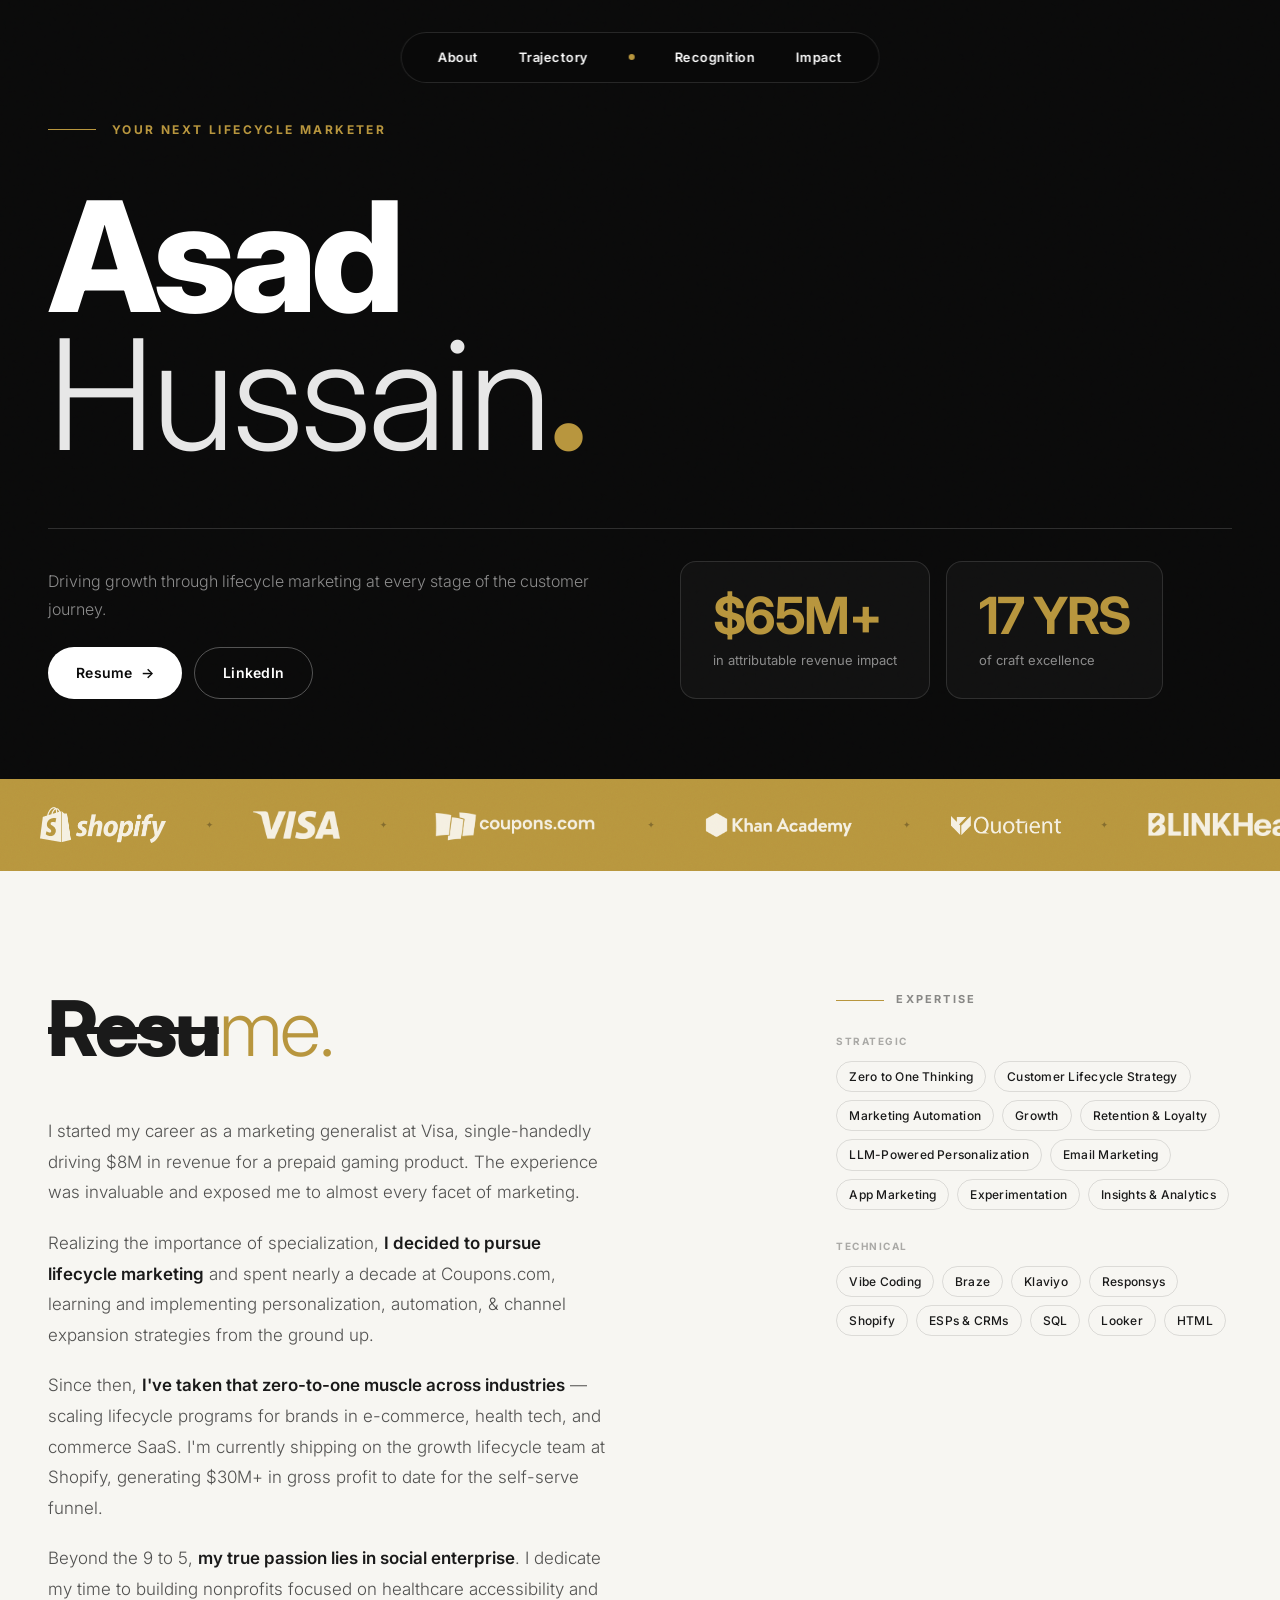
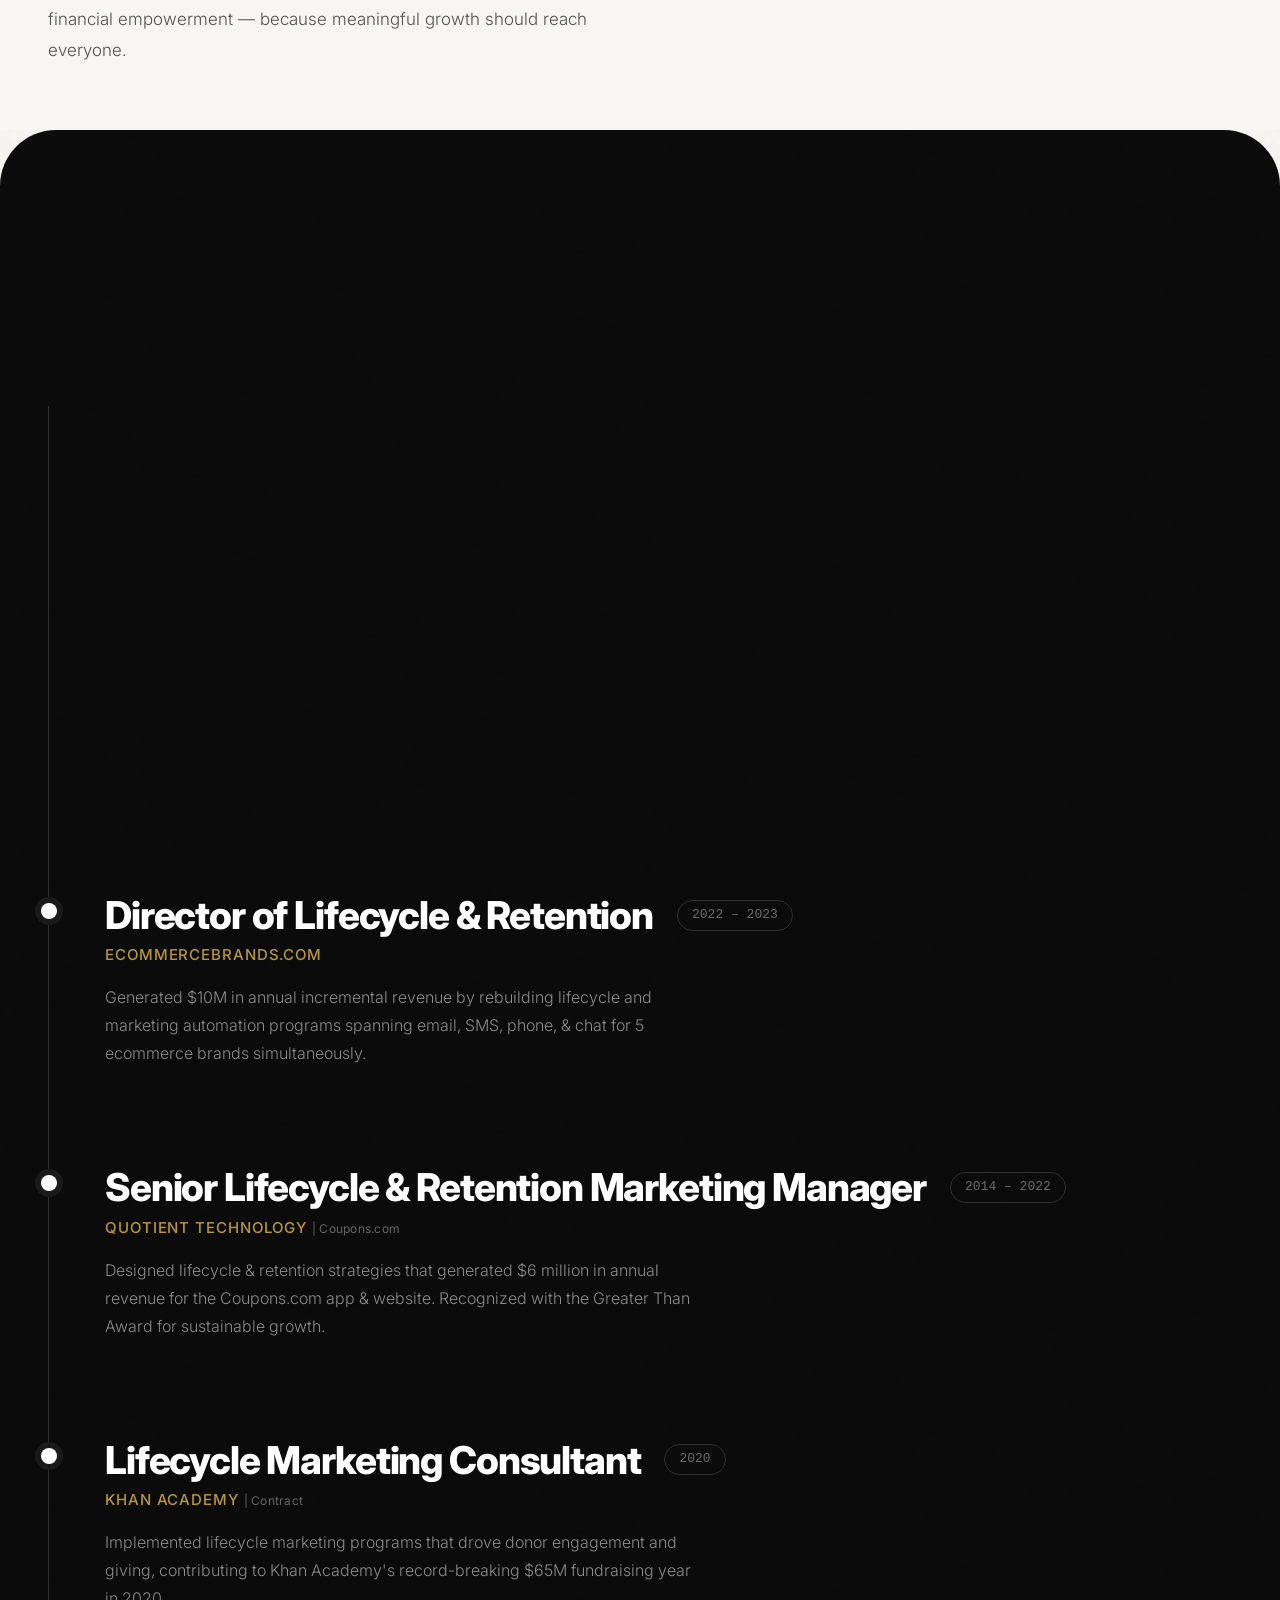
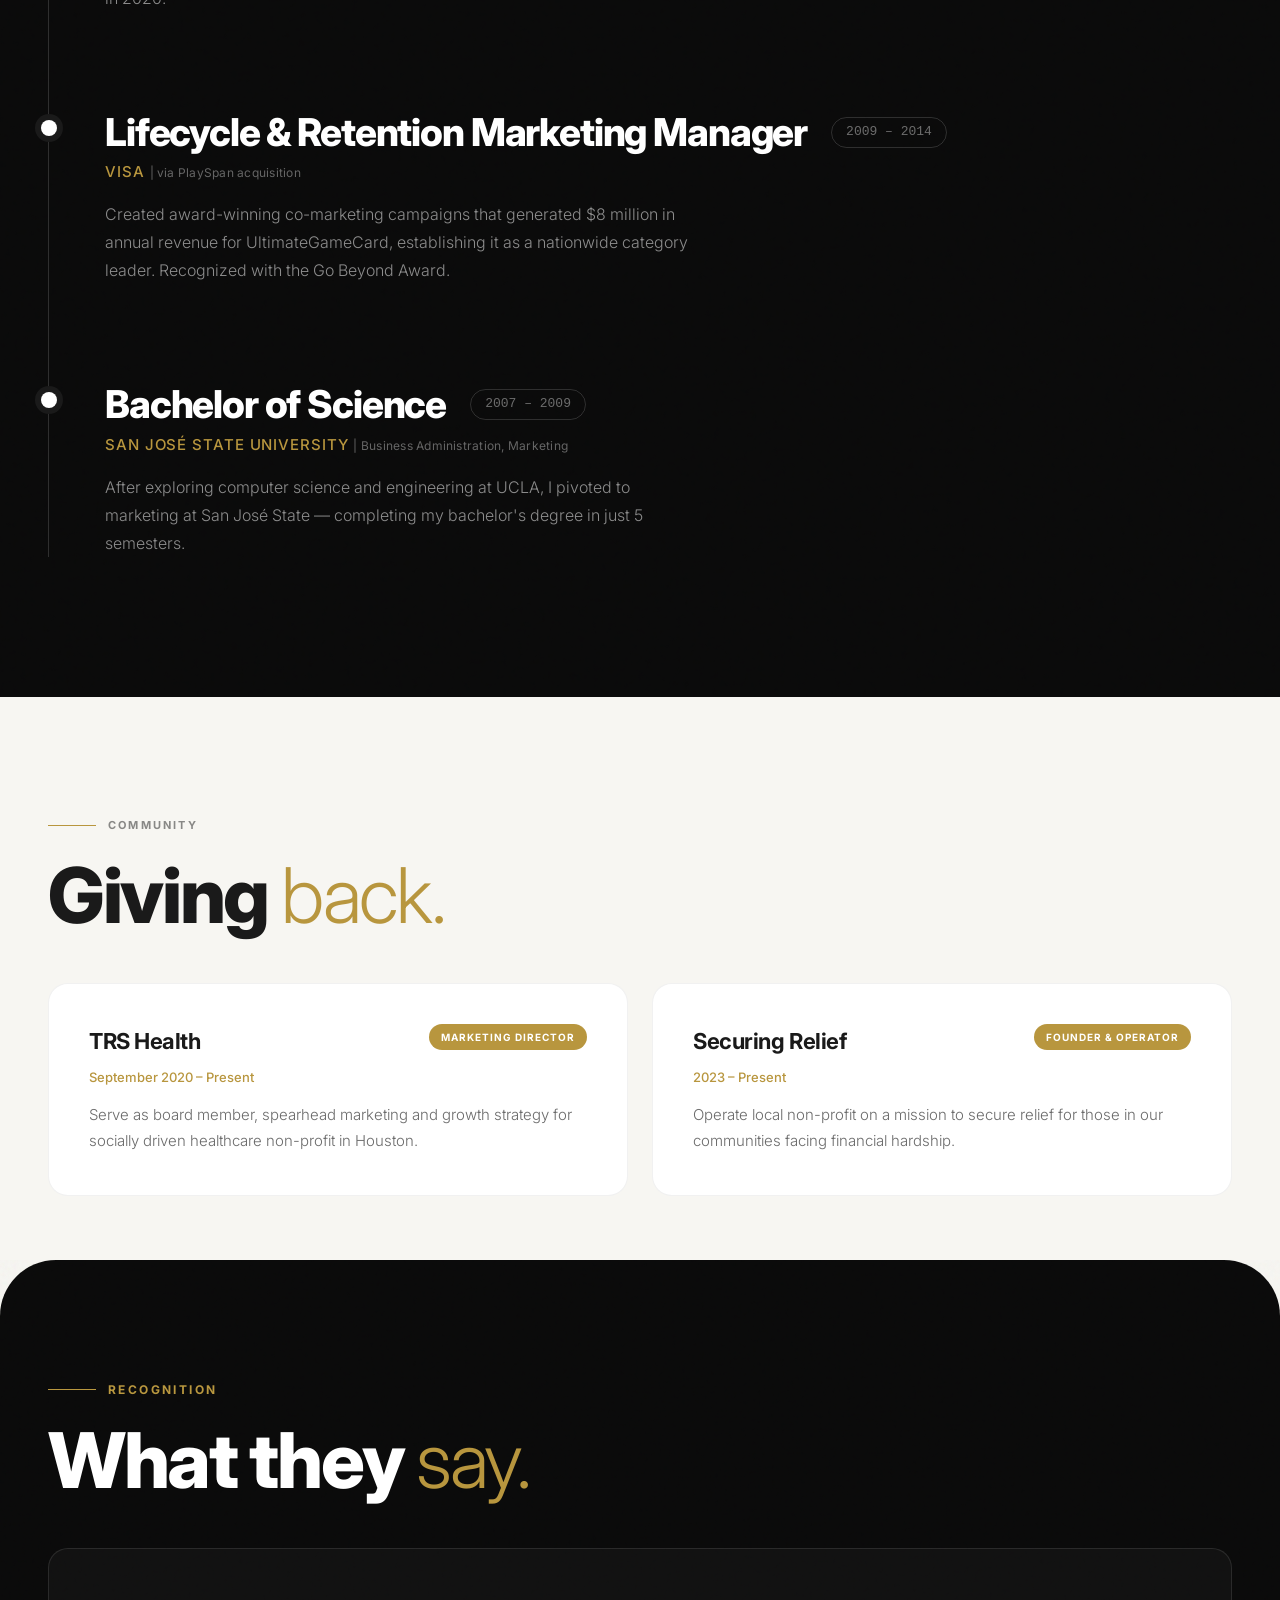
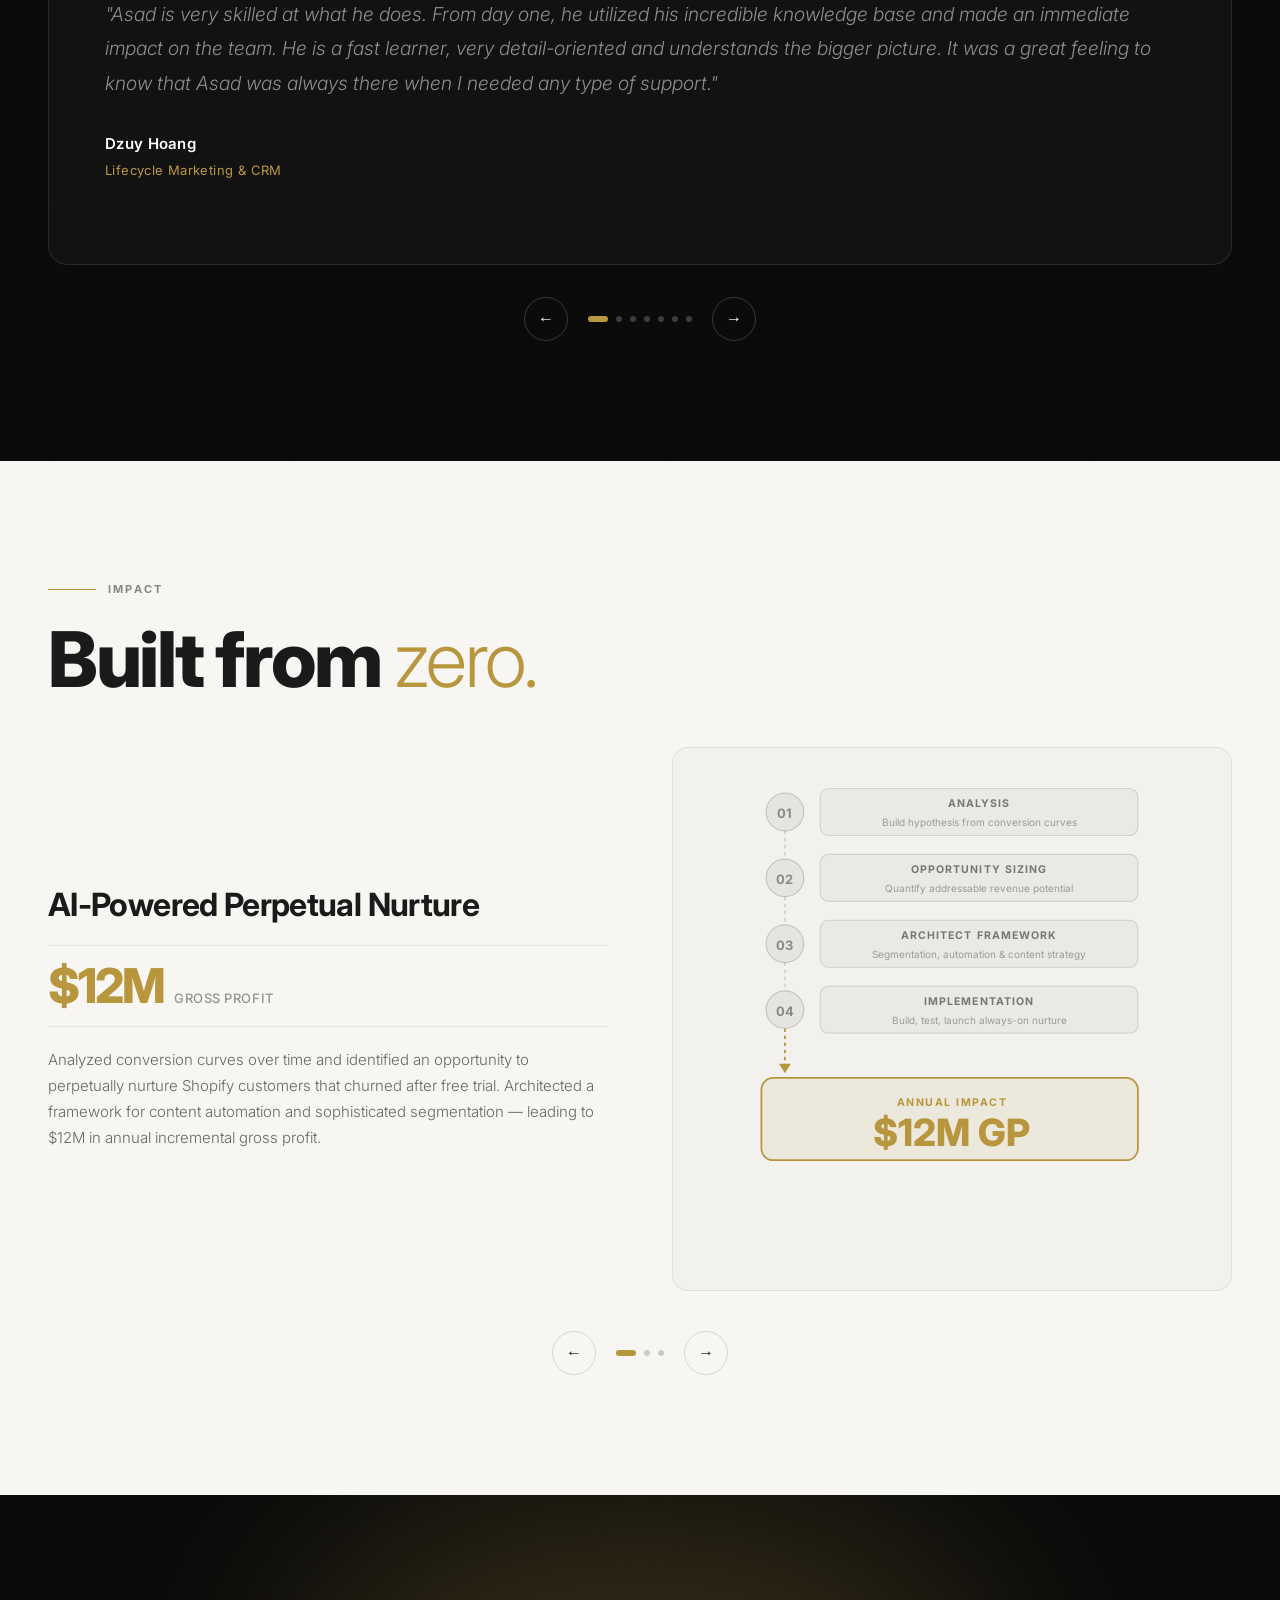
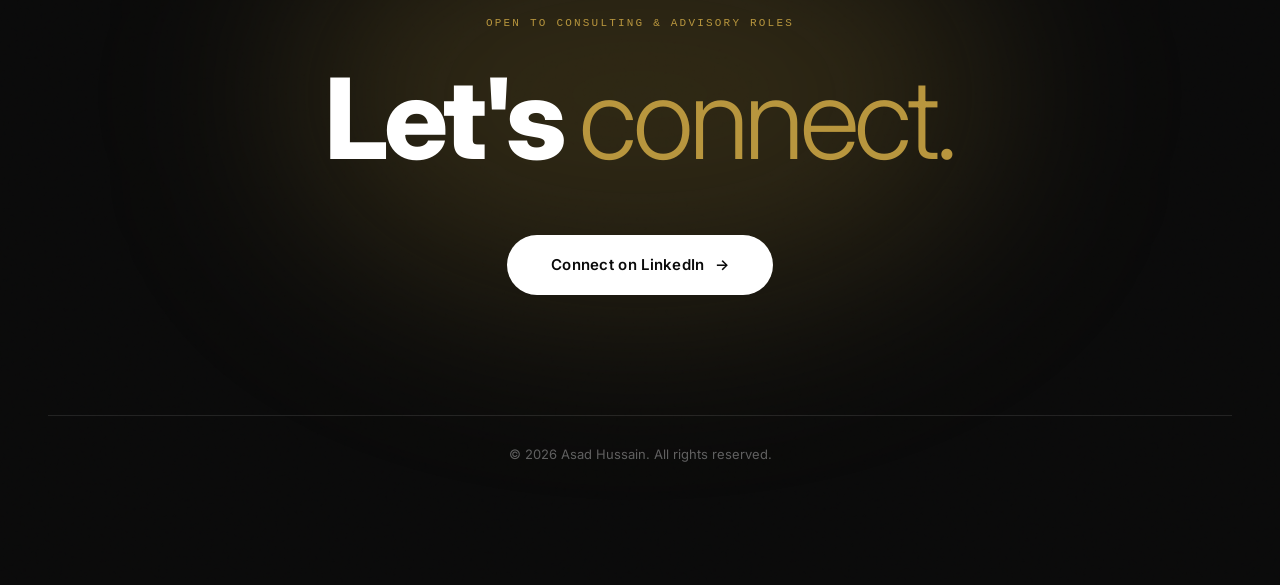
<file: index.html>
<!DOCTYPE html>
<html lang="en">
<head>
  <meta charset="UTF-8" />
  <meta name="viewport" content="width=device-width, initial-scale=1.0" />
  <title>Asad Hussain — Lifecycle &amp; Retention Marketer</title>
  <link rel="preconnect" href="https://fonts.googleapis.com" />
  <link rel="preconnect" href="https://fonts.gstatic.com" crossorigin />
  <link href="https://fonts.googleapis.com/css2?family=Inter:ital,wght@0,300;0,400;0,500;0,600;0,700;0,800;1,300;1,400;1,600;1,800&display=swap" rel="stylesheet" />
  <meta property="og:title" content="Asad Hussain — Lifecycle &amp; Retention Marketer" />
  <meta property="og:description" content="Driving growth through lifecycle marketing at every stage of the customer journey." />
  <meta property="og:image" content="https://asadh.com/og-image.png" />
  <meta property="og:url" content="https://asadh.com" />
  <meta property="og:type" content="website" />
  <meta name="twitter:card" content="summary_large_image" />
  <meta name="twitter:image" content="https://asadh.com/og-image.png" />
  <link rel="icon" href="favicon.png" type="image/png">
  <link rel="stylesheet" href="style.css" />
</head>
<body>
<div id="scroll-progress"></div>

  <!-- NAV -->
  <nav class="nav" id="nav">
    <div class="nav-inner">
      <a href="#about">About</a>
      <a href="#experience">Trajectory</a>
      <span class="nav-dot"></span>
      <a href="#recommendations">Recognition</a>
      <a href="#case-studies">Impact</a>
    </div>
  </nav>

  <!-- HERO -->
  <header class="hero">
    <div class="hero-inner">
      <div class="hero-eyebrow">
        <span class="eyebrow-line"></span>
        <span class="eyebrow-label">Your next lifecycle marketer</span>
      </div>
      <h1 class="hero-name">
        Asad <br>
        <span class="hero-name-italic">Hussain</span><span class="hero-dot">.</span>
      </h1>
      <div class="hero-bottom">
        <div class="hero-left">
          <p class="hero-desc">Driving growth through lifecycle marketing at every stage of the customer journey.</p>
          <div class="hero-cta">
            <a href="AsadHussain_Resume.pdf" target="_blank" rel="noopener" class="btn btn-primary">Resume <span class="btn-arrow">→</span></a>
            <a href="https://www.linkedin.com/in/asadh/" target="_blank" rel="noopener" class="btn btn-outline">LinkedIn</a>
          </div>
        </div>
        <div class="hero-right">
          <div class="hero-stat-card">
            <span class="hero-stat-value">$65M+</span>
            <span class="hero-stat-label">in attributable revenue impact</span>
          </div>
          <div class="hero-stat-card">
            <span class="hero-stat-value">17 YRS</span>
            <span class="hero-stat-label">of craft excellence</span>
          </div>
        </div>
      </div>
    </div>
  </header>

  <!-- BRANDS MARQUEE -->
  <section class="brands-section">
    <div class="brands-track-wrapper">
      <div class="brands-track" id="brandsTrack">
        <div class="brands-row">
          <div class="brand-item"><img src="logos/shopify.png" alt="Shopify" onerror="this.style.display='none';this.nextElementSibling.style.display='block'"/><span class="brand-text">Shopify</span></div><i class="brand-star">✦</i>
          <div class="brand-item"><img src="logos/visa.png" alt="Visa" onerror="this.style.display='none';this.nextElementSibling.style.display='block'"/><span class="brand-text">Visa</span></div><i class="brand-star">✦</i>
          <div class="brand-item"><img src="logos/coupons.png" alt="Coupons.com" onerror="this.style.display='none';this.nextElementSibling.style.display='block'"/><span class="brand-text">Coupons.com</span></div><i class="brand-star">✦</i>
          <div class="brand-item"><img src="logos/khanacademy.png" alt="Khan Academy" onerror="this.style.display='none';this.nextElementSibling.style.display='block'"/><span class="brand-text">Khan Academy</span></div><i class="brand-star">✦</i>
          <div class="brand-item"><img src="logos/quotient.png" alt="Quotient Technology" onerror="this.style.display='none';this.nextElementSibling.style.display='block'"/><span class="brand-text">Quotient</span></div><i class="brand-star">✦</i>
          <div class="brand-item"><img src="logos/blinkhealth.png" alt="Blink Health" onerror="this.style.display='none';this.nextElementSibling.style.display='block'"/><span class="brand-text">Blink Health</span></div><i class="brand-star">✦</i>
          <div class="brand-item"><img src="logos/autoanything.png" alt="AutoAnything" onerror="this.style.display='none';this.nextElementSibling.style.display='block'"/><span class="brand-text">AutoAnything</span></div><i class="brand-star">✦</i>
          <div class="brand-item"><img src="logos/hellarooted.png" alt="Hella Rooted" onerror="this.style.display='none';this.nextElementSibling.style.display='block'"/><span class="brand-text">Hella Rooted</span></div><i class="brand-star">✦</i>
          <div class="brand-item"><img src="logos/trshealth.png" alt="TRS Health" onerror="this.style.display='none';this.nextElementSibling.style.display='block'"/><span class="brand-text">TRS Health</span></div><i class="brand-star">✦</i>
          <div class="brand-item"><img src="logos/securingrelief.png" alt="Securing Relief" onerror="this.style.display='none';this.nextElementSibling.style.display='block'"/><span class="brand-text">Securing Relief</span></div><i class="brand-star">✦</i>
        </div>
        <div class="brands-row" aria-hidden="true">
          <div class="brand-item"><img src="logos/shopify.png" alt="Shopify" onerror="this.style.display='none';this.nextElementSibling.style.display='block'"/><span class="brand-text">Shopify</span></div><i class="brand-star">✦</i>
          <div class="brand-item"><img src="logos/visa.png" alt="Visa" onerror="this.style.display='none';this.nextElementSibling.style.display='block'"/><span class="brand-text">Visa</span></div><i class="brand-star">✦</i>
          <div class="brand-item"><img src="logos/coupons.png" alt="Coupons.com" onerror="this.style.display='none';this.nextElementSibling.style.display='block'"/><span class="brand-text">Coupons.com</span></div><i class="brand-star">✦</i>
          <div class="brand-item"><img src="logos/khanacademy.png" alt="Khan Academy" onerror="this.style.display='none';this.nextElementSibling.style.display='block'"/><span class="brand-text">Khan Academy</span></div><i class="brand-star">✦</i>
          <div class="brand-item"><img src="logos/quotient.png" alt="Quotient Technology" onerror="this.style.display='none';this.nextElementSibling.style.display='block'"/><span class="brand-text">Quotient</span></div><i class="brand-star">✦</i>
          <div class="brand-item"><img src="logos/blinkhealth.png" alt="Blink Health" onerror="this.style.display='none';this.nextElementSibling.style.display='block'"/><span class="brand-text">Blink Health</span></div><i class="brand-star">✦</i>
          <div class="brand-item"><img src="logos/autoanything.png" alt="AutoAnything" onerror="this.style.display='none';this.nextElementSibling.style.display='block'"/><span class="brand-text">AutoAnything</span></div><i class="brand-star">✦</i>
          <div class="brand-item"><img src="logos/hellarooted.png" alt="Hella Rooted" onerror="this.style.display='none';this.nextElementSibling.style.display='block'"/><span class="brand-text">Hella Rooted</span></div><i class="brand-star">✦</i>
          <div class="brand-item"><img src="logos/trshealth.png" alt="TRS Health" onerror="this.style.display='none';this.nextElementSibling.style.display='block'"/><span class="brand-text">TRS Health</span></div><i class="brand-star">✦</i>
          <div class="brand-item"><img src="logos/securingrelief.png" alt="Securing Relief" onerror="this.style.display='none';this.nextElementSibling.style.display='block'"/><span class="brand-text">Securing Relief</span></div><i class="brand-star">✦</i>
        </div>
      </div>
    </div>
  </section>

  <!-- ABOUT -->
  <section class="section section-canvas" id="about">
    <div class="container about-grid">
      <div class="about-main">
        <h2 class="section-headline"><s>Resu</s><em>me.</em></h2>
        <div class="about-body">
          <p>I started my career as a marketing generalist at Visa, single-handedly driving $8M in revenue for a prepaid gaming product. The experience was invaluable and exposed me to almost every facet of marketing.</p>
          <p>Realizing the importance of specialization, <strong>I decided to pursue lifecycle marketing</strong> and spent nearly a decade at Coupons.com, learning and implementing personalization, automation, &amp; channel expansion strategies from the ground up.</p>
          <p>Since then, <strong>I've taken that zero-to-one muscle across industries</strong> — scaling lifecycle programs for brands in e-commerce, health tech, and commerce SaaS. I'm currently shipping on the growth lifecycle team at Shopify, generating $30M+ in gross profit to date for the self-serve funnel.</p>
          <p>Beyond the 9 to 5, <strong>my true passion lies in social enterprise</strong>. I dedicate my time to building nonprofits focused on healthcare accessibility and financial empowerment — because meaningful growth should reach everyone.</p>
        </div>
      </div>

      <div class="about-sidebar">
        <div class="section-eyebrow">
          <span class="eyebrow-line eyebrow-line-gold"></span>
          <span class="eyebrow-label-dark">Expertise</span>
        </div>
        <div class="skills-group">
          <p class="skills-group-label">Strategic</p>
          <div class="skills-pills">
            <span class="skill-tag">Zero to One Thinking</span>
            <span class="skill-tag">Customer Lifecycle Strategy</span>
            <span class="skill-tag">Marketing Automation</span>
            <span class="skill-tag">Growth</span>
            <span class="skill-tag">Retention &amp; Loyalty</span>
            <span class="skill-tag">LLM-Powered Personalization</span>
            <span class="skill-tag">Email Marketing</span>
            <span class="skill-tag">App Marketing</span>
            <span class="skill-tag">Experimentation</span>
            <span class="skill-tag">Insights &amp; Analytics</span>
          </div>
        </div>
        <div class="skills-group">
          <p class="skills-group-label">Technical</p>
          <div class="skills-pills">
            <span class="skill-tag">Vibe Coding</span>
            <span class="skill-tag">Braze</span>
            <span class="skill-tag">Klaviyo</span>
            <span class="skill-tag">Responsys</span>
            <span class="skill-tag">Shopify</span>
            <span class="skill-tag">ESPs &amp; CRMs</span>
            <span class="skill-tag">SQL</span>
            <span class="skill-tag">Looker</span>
            <span class="skill-tag">HTML</span>
          </div>
        </div>
      </div>
    </div>
  </section>

  <!-- EXPERIENCE -->
  <section class="section section-void section-rounded" id="experience">
    <div class="container">
      <h2 class="section-headline section-headline-center section-headline-light timeline-headline">Career <em>trajectory.</em></h2>
      <div class="timeline">

        <div class="timeline-item">
          <div class="timeline-dot timeline-dot-accent"></div>
          <div class="timeline-content">
            <div class="timeline-top">
              <h3 class="timeline-role">Lifecycle Marketing Lead</h3>
              <span class="timeline-badge timeline-badge-current">2023 – Current</span>
            </div>
            <p class="timeline-company">Shopify</p>
            <p class="timeline-desc">Architect lifecycle marketing strategies for Shopify's self-serve funnel, generating over $30M in incremental gross profit to date.</p>
          </div>
        </div>

        <div class="timeline-item">
          <div class="timeline-dot"></div>
          <div class="timeline-content">
            <div class="timeline-top">
              <h3 class="timeline-role">Senior Lifecycle Marketing Manager</h3>
              <span class="timeline-date">2023</span>
            </div>
            <p class="timeline-company">Blink Health</p>
            <p class="timeline-desc">Built patient communication strategies that improved prescription refill rates by 24%, driving better medication adherence across Blink Health's Rx platform.</p>
          </div>
        </div>

        <div class="timeline-item">
          <div class="timeline-dot"></div>
          <div class="timeline-content">
            <div class="timeline-top">
              <h3 class="timeline-role">Director of Lifecycle &amp; Retention</h3>
              <span class="timeline-date">2022 – 2023</span>
            </div>
            <p class="timeline-company">EcommerceBrands.com</p>
            <p class="timeline-desc">Generated $10M in annual incremental revenue by rebuilding lifecycle and marketing automation programs spanning email, SMS, phone, &amp; chat for 5 ecommerce brands simultaneously.</p>
          </div>
        </div>

        <div class="timeline-item">
          <div class="timeline-dot"></div>
          <div class="timeline-content">
            <div class="timeline-top">
              <h3 class="timeline-role">Senior Lifecycle &amp; Retention Marketing Manager</h3>
              <span class="timeline-date">2014 – 2022</span>
            </div>
            <p class="timeline-company">Quotient Technology <span class="timeline-acquired">| Coupons.com</span></p>
            <p class="timeline-desc">Designed lifecycle &amp; retention strategies that generated $6 million in annual revenue for the Coupons.com app &amp; website. Recognized with the Greater Than Award for sustainable growth.</p>
          </div>
        </div>

        <div class="timeline-item">
          <div class="timeline-dot"></div>
          <div class="timeline-content">
            <div class="timeline-top">
              <h3 class="timeline-role">Lifecycle Marketing Consultant</h3>
              <span class="timeline-date">2020</span>
            </div>
            <p class="timeline-company">Khan Academy <span class="timeline-acquired">| Contract</span></p>
            <p class="timeline-desc">Implemented lifecycle marketing programs that drove donor engagement and giving, contributing to Khan Academy's record-breaking $65M fundraising year in 2020.</p>
          </div>
        </div>

        <div class="timeline-item">
          <div class="timeline-dot"></div>
          <div class="timeline-content">
            <div class="timeline-top">
              <h3 class="timeline-role">Lifecycle &amp; Retention Marketing Manager</h3>
              <span class="timeline-date">2009 – 2014</span>
            </div>
            <p class="timeline-company">Visa <span class="timeline-acquired">| via PlaySpan acquisition</span></p>
            <p class="timeline-desc">Created award-winning co-marketing campaigns that generated $8 million in annual revenue for UltimateGameCard, establishing it as a nationwide category leader. Recognized with the Go Beyond Award.</p>
          </div>
        </div>

        <div class="timeline-item">
          <div class="timeline-dot"></div>
          <div class="timeline-content">
            <div class="timeline-top">
              <h3 class="timeline-role">Bachelor of Science</h3>
              <span class="timeline-date">2007 – 2009</span>
            </div>
            <p class="timeline-company">San José State University <span class="timeline-acquired">| Business Administration, Marketing</span></p>
            <p class="timeline-desc">After exploring computer science and engineering at UCLA, I pivoted to marketing at San José State — completing my bachelor's degree in just 5 semesters.</p>
          </div>
        </div>

      </div>
    </div>
  </section>

  <!-- VOLUNTEER -->
  <section class="section section-canvas" id="volunteer">
    <div class="container">
      <div class="section-eyebrow">
        <span class="eyebrow-line eyebrow-line-gold"></span>
        <span class="eyebrow-label-dark">Community</span>
      </div>
      <h2 class="section-headline">Giving <em>back.</em></h2>
      <div class="volunteer-grid">

        <div class="volunteer-card">
          <div class="volunteer-header">
            <h3>TRS Health</h3>
            <span class="vol-badge">Marketing Director</span>
          </div>
          <p class="vol-since">September 2020 – Present</p>
          <p class="vol-desc">Serve as board member, spearhead marketing and growth strategy for socially driven healthcare non-profit in Houston.</p>
        </div>

        <div class="volunteer-card">
          <div class="volunteer-header">
            <h3>Securing Relief</h3>
            <span class="vol-badge">Founder &amp; Operator</span>
          </div>
          <p class="vol-since">2023 – Present</p>
          <p class="vol-desc">Operate local non-profit on a mission to secure relief for those in our communities facing financial hardship.</p>
        </div>

      </div>
    </div>
  </section>

  <!-- RECOMMENDATIONS -->
  <section class="section section-void section-rounded" id="recommendations">
    <div class="container">
      <div class="section-eyebrow">
        <span class="eyebrow-line"></span>
        <span class="eyebrow-label">Recognition</span>
      </div>
      <h2 class="section-headline section-headline-light">What they <em>say.</em></h2>
      <div class="rec-slider">
        <div class="rec-track-wrapper">
          <div class="rec-track">

            <div class="rec-card">
              <p class="rec-quote">"Asad is very skilled at what he does. From day one, he utilized his incredible knowledge base and made an immediate impact on the team. He is a fast learner, very detail-oriented and understands the bigger picture. It was a great feeling to know that Asad was always there when I needed any type of support."</p>
              <div class="rec-author">
                <span class="rec-name">Dzuy Hoang</span>
                <span class="rec-title">Lifecycle Marketing &amp; CRM</span>
              </div>
            </div>

            <div class="rec-card">
              <p class="rec-quote">"Asad is one of the most enthusiastic, talented and intelligent marketers I have ever had the privilege of working with. Both his analytical and creative sides are showcased in his work — when running campaigns, his organization was clear and really drove a story from the numbers. He really is the go-to person."</p>
              <div class="rec-author">
                <span class="rec-name">Aiyman Hadi</span>
                <span class="rec-title">Product Marketing</span>
              </div>
            </div>

            <div class="rec-card">
              <p class="rec-quote">"Asad was a core member of my marketing team at PlaySpan and crucial to the marketing success of the Ultimate Game Card. He was a fast learner on the business side of marketing and quickly grasped the ability to find correlations with the data and discover new opportunities. I was very pleased with his growth and recommend him for any marketing job without hesitation."</p>
              <div class="rec-author">
                <span class="rec-name">Robb Lewis</span>
                <span class="rec-title">Consultant</span>
              </div>
            </div>

            <div class="rec-card">
              <p class="rec-quote">"Asad is one to always drive the business forward…he is constantly asking how can we make this better and faster.... I have continuously relied on him to lead and drive change."</p>
              <div class="rec-author">
                <span class="rec-name">Joy Ames</span>
                <span class="rec-title">Lifecycle &amp; Product Marketing</span>
              </div>
            </div>

            <div class="rec-card">
              <p class="rec-quote">"Working with Asad was a pleasure, and I was continuously impressed by his clever campaign ideas. He has a firm grasp on marketing strategies, and always keeps a watchful eye on the data to back up his decisions. He has a friendly and straightforward 'can do' attitude that makes him a hardworking asset to any team."</p>
              <div class="rec-author">
                <span class="rec-name">Hope Armstrong</span>
                <span class="rec-title">Head of Design, Instrumentl</span>
              </div>
            </div>

            <div class="rec-card">
              <p class="rec-quote">"I had the pleasure of working with Asad during my time at Visa. His enthusiasm and passion for marketing allows him to take on any new challenges he faces. Whenever I had any questions about digital marketing Asad was the go-to person. I highly recommend Asad to any company looking for someone who will make a significant and immediate impact."</p>
              <div class="rec-author">
                <span class="rec-name">Sean Wong</span>
                <span class="rec-title">Senior Digital Marketing Manager</span>
              </div>
            </div>

            <div class="rec-card">
              <p class="rec-quote">"Asad started out as an intern but quickly proved himself an invaluable resource and was promoted to full-time marketing manager at PlaySpan. He showed great initiative in spearheading several large multi-partner marketing campaigns. He is also a technical whiz and easily mastered complex marketing tools. He would be an asset to any marketing team."</p>
              <div class="rec-author">
                <span class="rec-name">James Ryan</span>
                <span class="rec-title">Growth Leader</span>
              </div>
            </div>

          </div>
        </div>
        <div class="rec-controls">
          <button class="rec-arrow rec-arrow-prev" aria-label="Previous">←</button>
          <div class="rec-dots"></div>
          <button class="rec-arrow rec-arrow-next" aria-label="Next">→</button>
        </div>
      </div>
    </div>
  </section>

  <!-- CASE STUDIES -->
  <section class="section section-canvas" id="case-studies">
    <div class="container">
      <div class="section-eyebrow">
        <span class="eyebrow-line eyebrow-line-gold"></span>
        <span class="eyebrow-label-dark">Impact</span>
      </div>
      <h2 class="section-headline">Built from <em>zero.</em></h2>
      <div class="case-slider">
        <div class="case-track-wrapper">
          <div class="case-track">

            <div class="case-card">
              <div class="case-left">
                <h3 class="case-title">AI-Powered Perpetual Nurture</h3>
                <div class="case-impact">
                  <span class="case-impact-value">$12M</span>
                  <span class="case-impact-label">Gross Profit</span>
                </div>
                <p class="case-desc">Analyzed conversion curves over time and identified an opportunity to perpetually nurture Shopify customers that churned after free trial. Architected a framework for content automation and sophisticated segmentation — leading to $12M in annual incremental gross profit.</p>
              </div>
              <div class="case-right">
                <svg viewBox="0 0 340 420" xmlns="http://www.w3.org/2000/svg" class="case-diagram">

                  <!-- Step 1: Analysis -->
                  <circle cx="28" cy="34" r="16" fill="rgba(26,26,26,0.06)" stroke="rgba(26,26,26,0.18)" stroke-width="1"/>
                  <text x="28" y="39" font-family="Inter,sans-serif" font-size="11" font-weight="700" fill="rgba(26,26,26,0.45)" text-anchor="middle">01</text>
                  <rect x="58" y="14" width="270" height="40" rx="7" fill="rgba(26,26,26,0.04)" stroke="rgba(26,26,26,0.12)" stroke-width="1"/>
                  <text x="193" y="30" font-family="Inter,sans-serif" font-size="9" font-weight="700" fill="rgba(26,26,26,0.55)" text-anchor="middle" letter-spacing="0.1em">ANALYSIS</text>
                  <text x="193" y="46" font-family="Inter,sans-serif" font-size="8.5" fill="rgba(26,26,26,0.38)" text-anchor="middle">Build hypothesis from conversion curves</text>

                  <!-- Connector -->
                  <line x1="28" y1="50" x2="28" y2="74" stroke="rgba(26,26,26,0.15)" stroke-width="1.5" stroke-dasharray="3,3"/>

                  <!-- Step 2: Opportunity Sizing -->
                  <circle cx="28" cy="90" r="16" fill="rgba(26,26,26,0.06)" stroke="rgba(26,26,26,0.18)" stroke-width="1"/>
                  <text x="28" y="95" font-family="Inter,sans-serif" font-size="11" font-weight="700" fill="rgba(26,26,26,0.45)" text-anchor="middle">02</text>
                  <rect x="58" y="70" width="270" height="40" rx="7" fill="rgba(26,26,26,0.04)" stroke="rgba(26,26,26,0.12)" stroke-width="1"/>
                  <text x="193" y="86" font-family="Inter,sans-serif" font-size="9" font-weight="700" fill="rgba(26,26,26,0.55)" text-anchor="middle" letter-spacing="0.1em">OPPORTUNITY SIZING</text>
                  <text x="193" y="102" font-family="Inter,sans-serif" font-size="8.5" fill="rgba(26,26,26,0.38)" text-anchor="middle">Quantify addressable revenue potential</text>

                  <!-- Connector -->
                  <line x1="28" y1="106" x2="28" y2="130" stroke="rgba(26,26,26,0.15)" stroke-width="1.5" stroke-dasharray="3,3"/>

                  <!-- Step 3: Architect Framework -->
                  <circle cx="28" cy="146" r="16" fill="rgba(26,26,26,0.06)" stroke="rgba(26,26,26,0.18)" stroke-width="1"/>
                  <text x="28" y="151" font-family="Inter,sans-serif" font-size="11" font-weight="700" fill="rgba(26,26,26,0.45)" text-anchor="middle">03</text>
                  <rect x="58" y="126" width="270" height="40" rx="7" fill="rgba(26,26,26,0.04)" stroke="rgba(26,26,26,0.12)" stroke-width="1"/>
                  <text x="193" y="142" font-family="Inter,sans-serif" font-size="9" font-weight="700" fill="rgba(26,26,26,0.55)" text-anchor="middle" letter-spacing="0.1em">ARCHITECT FRAMEWORK</text>
                  <text x="193" y="158" font-family="Inter,sans-serif" font-size="8.5" fill="rgba(26,26,26,0.38)" text-anchor="middle">Segmentation, automation &amp; content strategy</text>

                  <!-- Connector -->
                  <line x1="28" y1="162" x2="28" y2="186" stroke="rgba(26,26,26,0.15)" stroke-width="1.5" stroke-dasharray="3,3"/>

                  <!-- Step 4: Implementation -->
                  <circle cx="28" cy="202" r="16" fill="rgba(26,26,26,0.06)" stroke="rgba(26,26,26,0.18)" stroke-width="1"/>
                  <text x="28" y="207" font-family="Inter,sans-serif" font-size="11" font-weight="700" fill="rgba(26,26,26,0.45)" text-anchor="middle">04</text>
                  <rect x="58" y="182" width="270" height="40" rx="7" fill="rgba(26,26,26,0.04)" stroke="rgba(26,26,26,0.12)" stroke-width="1"/>
                  <text x="193" y="198" font-family="Inter,sans-serif" font-size="9" font-weight="700" fill="rgba(26,26,26,0.55)" text-anchor="middle" letter-spacing="0.1em">IMPLEMENTATION</text>
                  <text x="193" y="214" font-family="Inter,sans-serif" font-size="8.5" fill="rgba(26,26,26,0.38)" text-anchor="middle">Build, test, launch always-on nurture</text>

                  <!-- Connector to result -->
                  <line x1="28" y1="218" x2="28" y2="250" stroke="#B8963E" stroke-width="1.5" stroke-dasharray="3,3"/>
                  <polygon points="28,256 23,248 33,248" fill="#B8963E"/>

                  <!-- Result -->
                  <rect x="8" y="260" width="320" height="70" rx="10" fill="rgba(184,150,62,0.1)" stroke="#B8963E" stroke-width="1.5"/>
                  <text x="170" y="284" font-family="Inter,sans-serif" font-size="9" font-weight="700" fill="#B8963E" text-anchor="middle" letter-spacing="0.14em">ANNUAL IMPACT</text>
                  <text x="170" y="318" font-family="Inter,sans-serif" font-size="32" font-weight="800" fill="#B8963E" text-anchor="middle">$12M GP</text>

                </svg>
              </div>
            </div>

            <div class="case-card">
              <div class="case-left">
                <h3 class="case-title">High-Touch Checkout Recovery</h3>
                <div class="case-impact">
                  <span class="case-impact-value">$8M</span>
                  <span class="case-impact-label">Incremental Revenue</span>
                </div>
                <p class="case-desc">For a high-ticket, complex e-commerce brand, a standard cart abandonment email wasn't enough. Built a multi-channel recovery program pairing personalized email and SMS sequences with expert phone agents — creating a consultative buying experience that converted hesitant shoppers into high-value customers.</p>
              </div>
              <div class="case-right">
                <svg viewBox="0 0 340 370" xmlns="http://www.w3.org/2000/svg" class="case-diagram">

                  <!-- Trigger: Cart Abandoned -->
                  <rect x="80" y="8" width="180" height="44" rx="7" fill="rgba(26,26,26,0.05)" stroke="rgba(26,26,26,0.15)" stroke-width="1"/>
                  <text x="170" y="26" font-family="Inter,sans-serif" font-size="9" font-weight="700" fill="rgba(26,26,26,0.55)" text-anchor="middle" letter-spacing="0.1em">CART ABANDONED</text>
                  <text x="170" y="43" font-family="Inter,sans-serif" font-size="8.5" fill="rgba(26,26,26,0.35)" text-anchor="middle">High-ticket item left in cart</text>

                  <!-- Fork lines -->
                  <line x1="170" y1="52" x2="170" y2="68" stroke="rgba(26,26,26,0.18)" stroke-width="1.5"/>
                  <line x1="170" y1="68" x2="80" y2="96" stroke="rgba(26,26,26,0.15)" stroke-width="1.5"/>
                  <line x1="170" y1="68" x2="260" y2="96" stroke="rgba(26,26,26,0.15)" stroke-width="1.5"/>

                  <!-- Channel: Email -->
                  <rect x="8" y="96" width="144" height="44" rx="7" fill="rgba(26,26,26,0.04)" stroke="rgba(26,26,26,0.12)" stroke-width="1"/>
                  <text x="80" y="114" font-family="Inter,sans-serif" font-size="9" font-weight="700" fill="rgba(26,26,26,0.5)" text-anchor="middle" letter-spacing="0.1em">EMAIL</text>
                  <text x="80" y="130" font-family="Inter,sans-serif" font-size="8" fill="rgba(26,26,26,0.35)" text-anchor="middle">Personalized sequences</text>

                  <!-- Channel: SMS -->
                  <rect x="188" y="96" width="144" height="44" rx="7" fill="rgba(26,26,26,0.04)" stroke="rgba(26,26,26,0.12)" stroke-width="1"/>
                  <text x="260" y="114" font-family="Inter,sans-serif" font-size="9" font-weight="700" fill="rgba(26,26,26,0.5)" text-anchor="middle" letter-spacing="0.1em">SMS</text>
                  <text x="260" y="130" font-family="Inter,sans-serif" font-size="8" fill="rgba(26,26,26,0.35)" text-anchor="middle">2-way intent signals</text>

                  <!-- Merge lines -->
                  <line x1="80" y1="140" x2="80" y2="158" stroke="rgba(26,26,26,0.15)" stroke-width="1.5"/>
                  <line x1="260" y1="140" x2="260" y2="158" stroke="rgba(26,26,26,0.15)" stroke-width="1.5"/>
                  <line x1="80" y1="158" x2="260" y2="158" stroke="rgba(26,26,26,0.15)" stroke-width="1.5"/>
                  <line x1="170" y1="158" x2="170" y2="174" stroke="rgba(26,26,26,0.18)" stroke-width="1.5"/>
                  <polygon points="170,178 165,170 175,170" fill="rgba(26,26,26,0.2)"/>

                  <!-- Expert Agent (gold) -->
                  <rect x="40" y="180" width="260" height="44" rx="7" fill="rgba(184,150,62,0.08)" stroke="#B8963E" stroke-width="1.5"/>
                  <text x="170" y="198" font-family="Inter,sans-serif" font-size="9" font-weight="700" fill="#B8963E" text-anchor="middle" letter-spacing="0.1em">EXPERT PHONE AGENT</text>
                  <text x="170" y="214" font-family="Inter,sans-serif" font-size="8.5" fill="rgba(184,150,62,0.7)" text-anchor="middle">Warm handoff · consultative close</text>

                  <!-- Arrow to stat -->
                  <line x1="170" y1="224" x2="170" y2="244" stroke="#B8963E" stroke-width="1.5"/>
                  <polygon points="170,248 165,240 175,240" fill="#B8963E"/>

                  <!-- CVR stat badge -->
                  <rect x="95" y="250" width="150" height="34" rx="17" fill="rgba(184,150,62,0.1)" stroke="#B8963E" stroke-width="1"/>
                  <text x="170" y="262" font-family="Inter,sans-serif" font-size="8" font-weight="600" fill="#B8963E" text-anchor="middle" letter-spacing="0.08em">CONVERSION RATE</text>
                  <text x="170" y="276" font-family="Inter,sans-serif" font-size="10" font-weight="800" fill="#B8963E" text-anchor="middle">+30% vs. self-serve</text>

                  <!-- Arrow to result -->
                  <line x1="170" y1="284" x2="170" y2="300" stroke="#B8963E" stroke-width="1.5" stroke-dasharray="3,3"/>
                  <polygon points="170,304 165,296 175,296" fill="#B8963E"/>

                  <!-- Result -->
                  <rect x="20" y="306" width="300" height="56" rx="10" fill="rgba(184,150,62,0.1)" stroke="#B8963E" stroke-width="1.5"/>
                  <text x="170" y="325" font-family="Inter,sans-serif" font-size="9" font-weight="700" fill="#B8963E" text-anchor="middle" letter-spacing="0.14em">ANNUAL IMPACT</text>
                  <text x="170" y="352" font-family="Inter,sans-serif" font-size="28" font-weight="800" fill="#B8963E" text-anchor="middle">$8M</text>

                </svg>
              </div>
            </div>

            <div class="case-card">
              <div class="case-left">
                <h3 class="case-title">Geofenced In-Store Offer Activation</h3>
                <div class="case-impact">
                  <span class="case-impact-value">9.4M</span>
                  <span class="case-impact-label">Transactions Driven</span>
                </div>
                <p class="case-desc">Connected the Coupons.com mobile app to in-store shopping behavior using geofencing technology. When a user entered a participating retailer, they received a real-time push notification surfacing relevant offers — bridging the gap between digital discovery and physical purchase. Turned passive app users into active in-store converters.</p>
              </div>
              <div class="case-right">
                <svg viewBox="0 0 340 370" xmlns="http://www.w3.org/2000/svg" class="case-diagram">

                  <!-- Outer geofence ring -->
                  <circle cx="170" cy="155" r="130" fill="none" stroke="rgba(184,150,62,0.18)" stroke-width="1.5" stroke-dasharray="6,4"/>
                  <text x="170" y="28" font-family="Inter,sans-serif" font-size="8" font-weight="700" fill="rgba(184,150,62,0.5)" text-anchor="middle" letter-spacing="0.12em">GEOFENCE BOUNDARY</text>

                  <!-- Middle ring -->
                  <circle cx="170" cy="155" r="85" fill="none" stroke="rgba(184,150,62,0.22)" stroke-width="1.5" stroke-dasharray="4,4"/>

                  <!-- Store center -->
                  <circle cx="170" cy="155" r="40" fill="rgba(184,150,62,0.08)" stroke="#B8963E" stroke-width="1.5"/>
                  <text x="170" y="150" font-family="Inter,sans-serif" font-size="9" font-weight="700" fill="#B8963E" text-anchor="middle" letter-spacing="0.1em">RETAIL</text>
                  <text x="170" y="163" font-family="Inter,sans-serif" font-size="9" font-weight="700" fill="#B8963E" text-anchor="middle" letter-spacing="0.1em">STORE</text>

                  <!-- Customer dot entering -->
                  <circle cx="60" cy="100" r="9" fill="rgba(26,26,26,0.08)" stroke="rgba(26,26,26,0.3)" stroke-width="1.2"/>
                  <text x="60" y="104" font-family="Inter,sans-serif" font-size="9" fill="rgba(26,26,26,0.5)" text-anchor="middle">👤</text>

                  <!-- Entry arrow -->
                  <line x1="72" y1="106" x2="118" y2="128" stroke="rgba(26,26,26,0.18)" stroke-width="1.2" stroke-dasharray="3,3"/>
                  <polygon points="122,130 112,125 120,118" fill="rgba(26,26,26,0.2)"/>

                  <!-- Push notification bubble -->
                  <rect x="8" y="52" width="134" height="38" rx="7" fill="rgba(26,26,26,0.04)" stroke="rgba(26,26,26,0.15)" stroke-width="1"/>
                  <text x="75" y="67" font-family="Inter,sans-serif" font-size="8" font-weight="700" fill="rgba(26,26,26,0.5)" text-anchor="middle" letter-spacing="0.08em">PUSH NOTIFICATION</text>
                  <text x="75" y="81" font-family="Inter,sans-serif" font-size="7.5" fill="rgba(26,26,26,0.35)" text-anchor="middle">Offer triggered on entry</text>
                  <line x1="60" y1="90" x2="60" y2="91" stroke="rgba(26,26,26,0.18)" stroke-width="1"/>

                  <!-- Result box -->
                  <rect x="20" y="306" width="300" height="56" rx="10" fill="rgba(184,150,62,0.1)" stroke="#B8963E" stroke-width="1.5"/>
                  <text x="170" y="325" font-family="Inter,sans-serif" font-size="9" font-weight="700" fill="#B8963E" text-anchor="middle" letter-spacing="0.14em">TOTAL TRANSACTIONS</text>
                  <text x="170" y="354" font-family="Inter,sans-serif" font-size="26" font-weight="800" fill="#B8963E" text-anchor="middle">9.4M</text>

                  <!-- Arrow from store to result -->
                  <line x1="170" y1="195" x2="170" y2="300" stroke="#B8963E" stroke-width="1.5" stroke-dasharray="3,3"/>
                  <polygon points="170,304 165,296 175,296" fill="#B8963E"/>

                  <!-- CVR badge on right side -->
                  <rect x="218" y="108" width="112" height="34" rx="17" fill="rgba(184,150,62,0.1)" stroke="#B8963E" stroke-width="1"/>
                  <text x="274" y="121" font-family="Inter,sans-serif" font-size="7.5" font-weight="600" fill="#B8963E" text-anchor="middle" letter-spacing="0.06em">CONVERSION RATE</text>
                  <text x="274" y="134" font-family="Inter,sans-serif" font-size="11" font-weight="800" fill="#B8963E" text-anchor="middle">12%</text>

                </svg>
              </div>
            </div>

          </div>
        </div>
        <div class="case-controls">
          <button class="case-arrow case-arrow-prev" aria-label="Previous">←</button>
          <div class="case-dots"></div>
          <button class="case-arrow case-arrow-next" aria-label="Next">→</button>
        </div>
      </div>
    </div>
  </section>

  <!-- CONTACT -->
  <section class="section section-void contact-section" id="contact">
    <div class="contact-glow"></div>
    <div class="container contact-inner">
      <p class="contact-eyebrow">Open to consulting &amp; advisory roles</p>
      <h2 class="contact-headline">Let's <em>connect.</em></h2>
      <a href="https://www.linkedin.com/in/asadh/" target="_blank" rel="noopener" class="contact-btn">
        <span class="contact-btn-fill"></span>
        <span class="contact-btn-text">Connect on LinkedIn <span class="btn-arrow">→</span></span>
      </a>
      <div class="footer-bottom">
        <p>&copy; 2026 Asad Hussain. All rights reserved.</p>
      </div>
    </div>
  </section>

  <script src="main.js"></script>
</body>
</html>
</file>
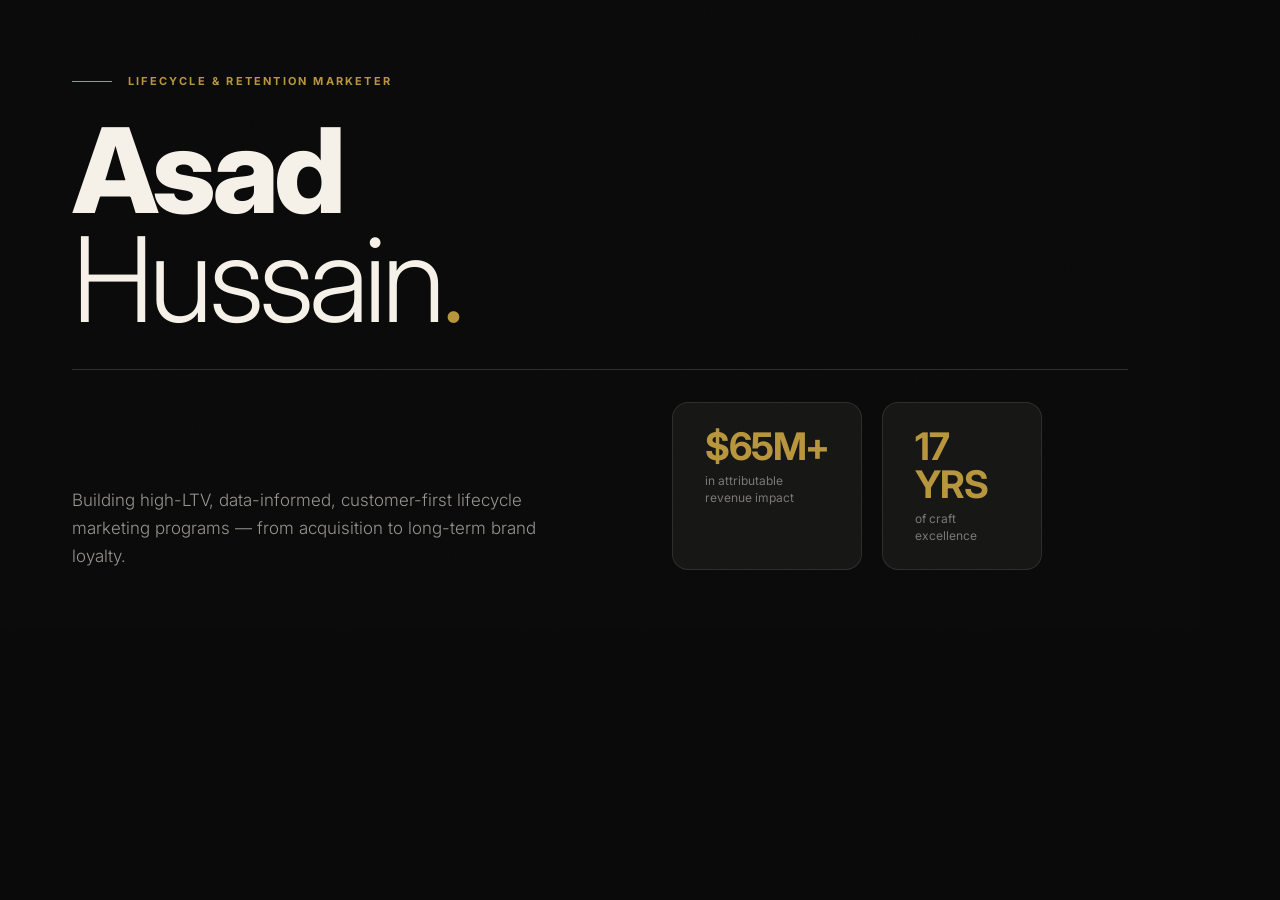
<file: og-image.html>
<!DOCTYPE html>
<html>
<head>
  <meta charset="UTF-8" />
  <link rel="preconnect" href="https://fonts.googleapis.com" />
  <link rel="preconnect" href="https://fonts.gstatic.com" crossorigin />
  <link href="https://fonts.googleapis.com/css2?family=Inter:wght@300;400;700;800&display=swap" rel="stylesheet" />
  <style>
    * { margin: 0; padding: 0; box-sizing: border-box; }

    body {
      width: 1200px;
      height: 630px;
      overflow: hidden;
      background: #0A0A0A;
      font-family: 'Inter', sans-serif;
      color: #F5F0E8;
      position: relative;
    }

    /* Grain */
    body::before {
      content: '';
      position: absolute;
      inset: 0;
      background-image: url("data:image/svg+xml,%3Csvg viewBox='0 0 200 200' xmlns='http://www.w3.org/2000/svg'%3E%3Cfilter id='n'%3E%3CfeTurbulence type='fractalNoise' baseFrequency='0.85' numOctaves='3' stitchTiles='stitch'/%3E%3C/filter%3E%3Crect width='100%25' height='100%25' filter='url(%23n)' opacity='0.06'/%3E%3C/svg%3E");
      pointer-events: none;
      z-index: 0;
      mix-blend-mode: overlay;
    }

    .inner {
      position: relative;
      z-index: 1;
      height: 100%;
      display: flex;
      flex-direction: column;
      justify-content: flex-end;
      padding: 0 72px 60px;
    }

    .eyebrow {
      display: flex;
      align-items: center;
      gap: 16px;
      margin-bottom: 28px;
    }
    .eyebrow-line {
      width: 40px;
      height: 1.5px;
      background: #B8963E;
    }
    .eyebrow-label {
      font-size: 11px;
      font-weight: 700;
      letter-spacing: 0.2em;
      text-transform: uppercase;
      color: #B8963E;
    }

    .name {
      font-size: 118px;
      line-height: 0.92;
      letter-spacing: -0.04em;
      margin-bottom: 36px;
    }
    .name-bold { font-weight: 800; display: block; }
    .name-light { font-weight: 300; display: block; }
    .name-dot { color: #B8963E; }

    .divider {
      width: 100%;
      height: 1px;
      background: rgba(255,255,255,0.15);
      margin-bottom: 32px;
    }

    .bottom {
      display: flex;
      align-items: flex-end;
      gap: 80px;
    }

    .desc {
      flex: 1;
      font-size: 17px;
      font-weight: 300;
      line-height: 1.65;
      color: rgba(245,240,232,0.6);
      max-width: 520px;
    }

    .stats {
      display: flex;
      gap: 20px;
      flex-shrink: 0;
    }

    .stat-card {
      background: rgba(245,240,232,0.05);
      border: 1px solid rgba(245,240,232,0.1);
      border-radius: 16px;
      padding: 24px 32px;
      min-width: 160px;
    }

    .stat-value {
      font-size: 38px;
      font-weight: 700;
      color: #B8963E;
      letter-spacing: -0.03em;
      line-height: 1;
      margin-bottom: 8px;
    }

    .stat-label {
      font-size: 12px;
      font-weight: 400;
      color: rgba(245,240,232,0.45);
      line-height: 1.4;
    }
  </style>
</head>
<body>
  <div class="inner">
    <div class="eyebrow">
      <span class="eyebrow-line"></span>
      <span class="eyebrow-label">Lifecycle &amp; Retention Marketer</span>
    </div>
    <div class="name">
      <span class="name-bold">Asad</span>
      <span class="name-light">Hussain<span class="name-dot">.</span></span>
    </div>
    <div class="divider"></div>
    <div class="bottom">
      <p class="desc">Building high-LTV, data-informed, customer-first lifecycle marketing programs — from acquisition to long-term brand loyalty.</p>
      <div class="stats">
        <div class="stat-card">
          <div class="stat-value">$65M+</div>
          <div class="stat-label">in attributable<br>revenue impact</div>
        </div>
        <div class="stat-card">
          <div class="stat-value">17<br>YRS</div>
          <div class="stat-label">of craft<br>excellence</div>
        </div>
      </div>
    </div>
  </div>
</body>
</html>
</file>
<file: style.css>
/* ─── Reset & Base ─────────────────────────────────────────── */
*, *::before, *::after { box-sizing: border-box; margin: 0; padding: 0; }

:root {
  --void:       #0a0a0a;
  --charcoal:   #1a1a1a;
  --canvas:     #F7F6F2;
  --surface:    #ffffff;
  --gold: #B8963E;
  --stone:      #8c8c8c;
  --font-sans:  'Inter', system-ui, sans-serif;
  --radius:     16px;
}

html { scroll-behavior: smooth; }

body {
  font-family: var(--font-sans);
  background: var(--canvas);
  color: var(--charcoal);
  line-height: 1.6;
  -webkit-font-smoothing: antialiased;
  overflow-x: hidden;
}

::selection { background: var(--gold); color: #fff; }

::-webkit-scrollbar { width: 8px; }
::-webkit-scrollbar-track { background: var(--void); }
::-webkit-scrollbar-thumb { background: var(--gold); border-radius: 4px; }

/* ─── Grain Mixin ───────────────────────────────────────────── */
.section-void::before,
.hero::before,
.brands-section::before {
  content: '';
  position: absolute;
  inset: 0;
  background-image: url("data:image/svg+xml,%3Csvg viewBox='0 0 200 200' xmlns='http://www.w3.org/2000/svg'%3E%3Cfilter id='n'%3E%3CfeTurbulence type='fractalNoise' baseFrequency='0.85' numOctaves='3' stitchTiles='stitch'/%3E%3C/filter%3E%3Crect width='100%25' height='100%25' filter='url(%23n)' opacity='0.06'/%3E%3C/svg%3E");
  pointer-events: none;
  z-index: 0;
  mix-blend-mode: overlay;
}

/* ─── Shared Layout ─────────────────────────────────────────── */
.container {
  max-width: 1200px;
  margin: 0 auto;
}

.section {
  padding: 120px 48px;
  position: relative;
}

.section-canvas { background: var(--canvas); }
.section-surface { background: var(--surface); border-top: 1px solid rgba(26,26,26,0.06); }
.section-void    { background: var(--void); color: var(--surface); }

.section-clip {
  clip-path: polygon(0 0, 100% 0, 100% 94%, 0 100%);
  padding-bottom: 160px;
  margin-bottom: -64px;
}

.section-rounded {
  border-radius: 56px 56px 0 0;
  margin-top: -56px;
  position: relative;
  z-index: 2;
}

/* ─── Typography Helpers ────────────────────────────────────── */
.section-headline {
  font-family: var(--font-sans);
  font-size: clamp(2.5rem, 6vw, 5.5rem);
  font-weight: 800;
  line-height: 1.0;
  letter-spacing: -0.03em;
  color: var(--charcoal);
  margin-bottom: 48px;
}

.section-headline em {
  font-style: normal;
  font-weight: 300;
  color: var(--gold);
}

.section-headline-light { color: var(--surface); }
.headline-gold { color: var(--gold); font-style: normal; }
.section-headline .headline-dark { color: var(--charcoal); }
.section-headline-center { text-align: center; }

.section-eyebrow {
  display: flex;
  align-items: center;
  gap: 12px;
  margin-bottom: 24px;
}

.eyebrow-line {
  display: block;
  width: 48px;
  height: 1px;
  background: var(--stone);
}

.eyebrow-line-gold { background: var(--gold); }

.eyebrow-label-dark {
  font-size: 11px;
  font-weight: 700;
  letter-spacing: 0.2em;
  text-transform: uppercase;
  color: rgba(26,26,26,0.5);
}

/* ─── Nav ──────────────────────────────────────────────────── */
.nav {
  position: fixed;
  top: 32px;
  left: 50%;
  transform: translateX(-50%);
  z-index: 100;
}

.nav-inner {
  display: flex;
  align-items: center;
  gap: 40px;
  padding: 14px 36px;
  background: rgba(10,10,10,0.85);
  backdrop-filter: blur(16px);
  border: 1px solid rgba(255,255,255,0.12);
  border-radius: 50px;
  white-space: nowrap;
}

.nav-inner a {
  text-decoration: none;
  font-size: 13px;
  font-weight: 600;
  color: #ffffff;
  letter-spacing: 0.04em;
  transition: color 0.2s;
}

.nav-inner a:hover { color: var(--gold); }

.nav-dot {
  width: 6px;
  height: 6px;
  border-radius: 50%;
  background: var(--gold);
  flex-shrink: 0;
}

/* ─── Hero ─────────────────────────────────────────────────── */
.hero {
  min-height: 52vh;
  background: var(--void);
  color: var(--surface);
  display: flex;
  align-items: flex-end;
  padding: 120px 48px 80px;
  position: relative;
  overflow: hidden;
}

.hero-inner {
  width: 100%;
  max-width: 1200px;
  margin: 0 auto;
  position: relative;
  z-index: 1;
}

.hero-eyebrow {
  display: flex;
  align-items: center;
  gap: 16px;
  margin-bottom: 48px;
}

.eyebrow-line {
  display: block;
  width: 48px;
  height: 1px;
  background: var(--gold);
  flex-shrink: 0;
}

.eyebrow-label {
  font-size: 12px;
  font-weight: 700;
  letter-spacing: 0.2em;
  text-transform: uppercase;
  color: var(--gold);
}

.hero-name {
  font-family: var(--font-sans);
  font-size: clamp(4.5rem, 12vw, 10rem);
  font-weight: 800;
  line-height: 0.9;
  letter-spacing: -0.04em;
  color: var(--surface);
  margin-bottom: 64px;
}

.hero-name-italic {
  font-style: normal;
  font-weight: 300;
  letter-spacing: -0.02em;
  opacity: 0.9;
}

.hero-dot { color: var(--gold); }

.hero-bottom {
  display: flex;
  gap: 80px;
  align-items: flex-end;
  border-top: 1px solid rgba(255,255,255,0.15);
  padding-top: 32px;
}

.hero-left {
  flex: 1;
  display: flex;
  flex-direction: column;
  gap: 24px;
}

.hero-right {
  flex: 1;
  display: flex;
  align-items: flex-end;
  gap: 16px;
}

.hero-stat-card {
  display: flex;
  flex-direction: column;
  gap: 10px;
  padding: 28px 32px;
  border: 1px solid rgba(255,255,255,0.12);
  border-radius: 16px;
  background: rgba(255,255,255,0.03);
}

.hero-stat-value {
  font-size: clamp(2.4rem, 4vw, 3.2rem);
  font-weight: 700;
  letter-spacing: -0.03em;
  color: var(--gold);
  line-height: 1;
}

.hero-stat-label {
  font-size: 13px;
  font-weight: 400;
  color: var(--stone);
  line-height: 1.5;
  max-width: 200px;
}

.hero-desc {
  font-size: 16px;
  font-weight: 300;
  line-height: 1.75;
  color: var(--stone);
}

.hero-cta { display: flex; gap: 12px; flex-wrap: wrap; }

.btn {
  display: inline-flex;
  align-items: center;
  gap: 8px;
  padding: 14px 28px;
  border-radius: 50px;
  font-size: 14px;
  font-weight: 600;
  text-decoration: none;
  transition: all 0.3s cubic-bezier(0.16, 1, 0.3, 1);
  cursor: pointer;
  letter-spacing: 0.02em;
}

.btn-arrow { transition: transform 0.3s; }
.btn:hover .btn-arrow { transform: translateX(4px); }

.btn-primary {
  background: var(--surface);
  color: var(--void);
}
.btn-primary:hover { background: var(--gold); color: var(--surface); }

.btn-outline {
  border: 1.5px solid rgba(255,255,255,0.3);
  color: var(--surface);
}
.btn-outline:hover { border-color: var(--gold); color: var(--gold); }

/* ─── Brands Marquee ───────────────────────────────────────── */
.brands-section {
  background: var(--gold);
  padding: 20px 0;
  overflow: hidden;
  position: relative;
  z-index: 10;
}

.brands-track-wrapper { overflow: hidden; }

.brands-track {
  display: flex;
  width: max-content;
  animation: brandScroll 36s linear infinite;
}

.brands-row {
  display: flex;
  align-items: center;
  white-space: nowrap;
}

.brand-item {
  display: flex;
  align-items: center;
  justify-content: center;
  height: 52px;
  padding: 0 40px;
  flex-shrink: 0;
}

.brand-item img {
  height: 28px;
  width: auto;
  max-width: 110px;
  object-fit: contain;
  display: block;
  /* white logos on terracotta */
  filter: brightness(0) invert(1) opacity(0.85);
  transition: opacity 0.25s;
}

.brand-item:hover img { opacity: 1; }

.brand-item img[alt="Khan Academy"],
.brand-item img[alt="Coupons.com"],
.brand-item img[alt="AutoAnything"],
.brand-item img[alt="Blink Health"],
.brand-item img[alt="Hella Rooted"],
.brand-item img[alt="TRS Health"] {
  height: 48px;
  max-width: 180px;
}

.brand-item img[alt="Shopify"],
.brand-item img[alt="Securing Relief"] {
  height: 36px;
  max-width: 160px;
}

.brand-text {
  display: none;
  font-size: 13px;
  font-weight: 700;
  letter-spacing: 0.1em;
  text-transform: uppercase;
  color: rgba(10,10,10,0.6);
}

.brand-star {
  font-style: normal;
  font-size: 9px;
  color: rgba(10,10,10,0.3);
  flex-shrink: 0;
}

@keyframes brandScroll {
  0%   { transform: translateX(0); }
  100% { transform: translateX(-50%); }
}

/* ─── About ─────────────────────────────────────────────────── */
.about-grid {
  display: grid;
  grid-template-columns: 7fr 4fr;
  gap: 96px;
  align-items: start;
}

.about-main { }

.about-body {
  display: flex;
  flex-direction: column;
  gap: 20px;
}

.about-body p {
  font-size: 17px;
  font-weight: 300;
  line-height: 1.8;
  color: rgba(26,26,26,0.75);
  max-width: 56ch;
}

.about-body strong { font-weight: 600; color: var(--charcoal); }

.about-sidebar { position: sticky; top: 120px; }

.sidebar-label {
  display: flex;
  align-items: center;
  gap: 12px;
  margin-bottom: 32px;
}

.sidebar-rule {
  display: block;
  width: 32px;
  height: 1px;
  background: rgba(26,26,26,0.25);
  flex-shrink: 0;
}

.sidebar-label > span:last-child {
  font-size: 10px;
  font-weight: 700;
  letter-spacing: 0.2em;
  text-transform: uppercase;
  color: rgba(26,26,26,0.45);
}

.skills-group {
  margin-bottom: 28px;
}

.skills-group-label {
  font-size: 10px;
  font-weight: 700;
  letter-spacing: 0.15em;
  text-transform: uppercase;
  color: rgba(26,26,26,0.35);
  margin-bottom: 12px;
}

.skills-pills {
  display: flex;
  flex-wrap: wrap;
  gap: 8px;
}

.skill-tag {
  display: inline-block;
  padding: 5px 12px;
  border-radius: 50px;
  border: 1px solid rgba(26,26,26,0.12);
  font-size: 12px;
  font-weight: 500;
  color: var(--charcoal);
  letter-spacing: 0.02em;
  transition: border-color 0.2s, color 0.2s;
}

.skill-tag:hover {
  border-color: var(--gold);
  color: var(--gold);
}

.award-year {
  font-size: 12px;
  font-family: monospace;
  color: var(--gold);
  opacity: 0.7;
  white-space: nowrap;
  flex-shrink: 0;
  padding-top: 2px;
}

/* ─── Expertise ─────────────────────────────────────────────── */
.expertise-header {
  display: flex;
  align-items: flex-end;
  justify-content: space-between;
  gap: 40px;
  margin-bottom: 64px;
}

.expertise-header .section-headline { margin-bottom: 0; }

.expertise-sub {
  font-size: 16px;
  font-weight: 300;
  color: var(--stone);
  line-height: 1.7;
  max-width: 32ch;
  flex-shrink: 0;
}

.expertise-grid {
  display: grid;
  grid-template-columns: repeat(2, 1fr);
  gap: 24px;
}

.expertise-card {
  background: var(--canvas);
  border: 1px solid rgba(26,26,26,0.06);
  border-radius: 20px;
  padding: 48px;
  position: relative;
  cursor: pointer;
  transition: all 0.5s cubic-bezier(0.16, 1, 0.3, 1);
}

.expertise-card:hover {
  transform: translateY(-8px);
  box-shadow: 0 32px 64px -16px rgba(0,0,0,0.1);
  border-color: var(--gold);
}

.card-num {
  font-size: 11px;
  font-family: monospace;
  color: var(--stone);
  letter-spacing: 0.15em;
  margin-bottom: 48px;
}

.card-icon-wrap {
  position: absolute;
  top: 40px;
  right: 40px;
  width: 52px;
  height: 52px;
  background: var(--surface);
  border-radius: 50%;
  display: flex;
  align-items: center;
  justify-content: center;
  color: var(--gold);
  box-shadow: 0 2px 8px rgba(0,0,0,0.06);
  transition: transform 0.5s cubic-bezier(0.16, 1, 0.3, 1);
}

.expertise-card:hover .card-icon-wrap { transform: scale(1.1) rotate(5deg); }

.card-title {
  font-size: clamp(1.4rem, 2.2vw, 1.9rem);
  font-weight: 700;
  letter-spacing: -0.02em;
  line-height: 1.1;
  color: var(--charcoal);
  margin-bottom: 16px;
  transition: color 0.3s;
}

.expertise-card:hover .card-title { color: var(--gold); }

.card-body {
  font-size: 15px;
  font-weight: 300;
  color: rgba(26,26,26,0.65);
  line-height: 1.75;
}

/* ─── Experience Timeline ───────────────────────────────────── */
.timeline-headline { margin-bottom: 80px; }

.timeline {
  position: relative;
  padding-left: 56px;
  border-left: 1px solid rgba(255,255,255,0.15);
}

.timeline-item {
  position: relative;
  padding-bottom: 80px;
}

.timeline-item:last-child { padding-bottom: 0; }

.timeline-dot {
  position: absolute;
  left: -64px;
  top: 8px;
  width: 16px;
  height: 16px;
  border-radius: 50%;
  background: var(--surface);
  box-shadow: 0 0 0 6px var(--charcoal);
  transition: transform 0.3s, background 0.3s;
}

.timeline-dot-accent { background: var(--gold); }

.timeline-item:hover .timeline-dot { transform: scale(1.5); background: var(--gold); }

.timeline-top {
  display: flex;
  align-items: center;
  gap: 24px;
  margin-bottom: 8px;
  flex-wrap: wrap;
}

.timeline-role {
  font-size: clamp(1.6rem, 3vw, 2.6rem);
  font-weight: 800;
  letter-spacing: -0.03em;
  line-height: 1.05;
  color: var(--surface);
  transition: color 0.3s;
}

.timeline-item:hover .timeline-role { color: var(--gold); }

.timeline-badge {
  font-size: 12px;
  font-family: monospace;
  letter-spacing: 0.1em;
  padding: 4px 14px;
  border-radius: 50px;
  border: 1px solid rgba(255,255,255,0.2);
  color: rgba(255,255,255,0.5);
  white-space: nowrap;
  flex-shrink: 0;
}

.timeline-badge-current { border-color: var(--gold); color: var(--gold); }

.timeline-date {
  font-size: 13px;
  font-family: monospace;
  color: rgba(255,255,255,0.4);
  border: 1px solid rgba(255,255,255,0.15);
  padding: 4px 14px;
  border-radius: 50px;
  white-space: nowrap;
  flex-shrink: 0;
}

.timeline-company {
  font-size: 15px;
  font-weight: 500;
  letter-spacing: 0.06em;
  text-transform: uppercase;
  color: var(--gold);
  margin-bottom: 16px;
}

.timeline-acquired {
  font-size: 12px;
  font-weight: 400;
  letter-spacing: 0.02em;
  text-transform: none;
  color: var(--stone);
  opacity: 0.7;
}

.timeline-desc {
  font-size: 16px;
  font-weight: 300;
  color: var(--stone);
  line-height: 1.75;
  max-width: 60ch;
  margin-bottom: 20px;
}

.timeline-tags {
  display: flex;
  flex-wrap: wrap;
  gap: 8px;
}

.timeline-tags span {
  font-size: 12px;
  font-family: monospace;
  letter-spacing: 0.08em;
  padding: 4px 14px;
  border: 1px solid rgba(255,255,255,0.15);
  border-radius: 50px;
  color: var(--stone);
}

/* ─── Volunteer ─────────────────────────────────────────────── */
.volunteer-grid {
  display: grid;
  grid-template-columns: repeat(auto-fit, minmax(300px, 1fr));
  gap: 24px;
}

.volunteer-card {
  background: var(--surface);
  border: 1px solid rgba(26,26,26,0.06);
  border-radius: 20px;
  padding: 40px;
  transition: border-color 0.3s;
}

.volunteer-card:hover { border-color: var(--gold); }

.volunteer-header {
  display: flex;
  align-items: flex-start;
  justify-content: space-between;
  gap: 12px;
  margin-bottom: 8px;
}

.volunteer-header h3 {
  font-size: 22px;
  font-weight: 700;
  letter-spacing: -0.02em;
  color: var(--charcoal);
  transition: color 0.3s;
}

.volunteer-card:hover h3 { color: var(--gold); }

.vol-badge {
  font-size: 10px;
  font-weight: 700;
  text-transform: uppercase;
  letter-spacing: 0.1em;
  padding: 5px 12px;
  background: var(--gold);
  color: var(--surface);
  border-radius: 50px;
  white-space: nowrap;
  flex-shrink: 0;
}

.vol-since {
  font-size: 13px;
  color: var(--gold);
  font-weight: 500;
  margin-bottom: 14px;
}

.vol-desc {
  font-size: 15px;
  font-weight: 300;
  color: rgba(26,26,26,0.65);
  line-height: 1.75;
}

/* ─── Education ─────────────────────────────────────────────── */
.edu-section { padding-top: 72px; padding-bottom: 72px; }

.edu-card {
  display: flex;
  align-items: center;
  justify-content: space-between;
  gap: 48px;
  padding: 40px;
  border: 1px solid rgba(26,26,26,0.06);
  border-radius: 20px;
  transition: border-color 0.3s;
}

.edu-card:hover { border-color: var(--gold); }

.edu-name {
  font-size: 26px;
  font-weight: 700;
  letter-spacing: -0.02em;
  color: var(--charcoal);
  margin-bottom: 6px;
  transition: color 0.3s;
}

.edu-card:hover .edu-name { color: var(--gold); }

.edu-detail {
  font-size: 14px;
  color: var(--stone);
  font-weight: 400;
}

.edu-right {
  display: flex;
  flex-direction: column;
  gap: 14px;
  align-items: flex-end;
}

.edu-badges {
  display: flex;
  gap: 8px;
  flex-wrap: wrap;
  justify-content: flex-end;
}

.edu-badge {
  display: inline-block;
  padding: 6px 14px;
  border-radius: 50px;
  border: 1px solid var(--gold);
  font-size: 12px;
  font-weight: 500;
  color: var(--gold);
  letter-spacing: 0.03em;
}

/* ─── Recommendations ───────────────────────────────────────── */
.rec-slider { margin-top: 48px; }

.rec-track-wrapper { overflow: hidden; }

.rec-track {
  display: flex;
  transition: transform 0.5s cubic-bezier(0.16, 1, 0.3, 1);
}

.rec-card {
  min-width: 100%;
  padding: 48px 56px;
  border: 1px solid rgba(255,255,255,0.1);
  border-radius: 20px;
  background: rgba(255,255,255,0.03);
  display: flex;
  flex-direction: column;
  gap: 32px;
  box-sizing: border-box;
}

.rec-quote {
  font-size: clamp(1rem, 1.8vw, 1.2rem);
  font-weight: 300;
  line-height: 1.8;
  color: var(--stone);
  font-style: italic;
}

.rec-author {
  display: flex;
  flex-direction: column;
  gap: 4px;
}

.rec-name {
  font-size: 15px;
  font-weight: 600;
  color: var(--surface);
  letter-spacing: 0.02em;
}

.rec-title {
  font-size: 13px;
  font-weight: 400;
  color: var(--gold);
  letter-spacing: 0.03em;
}

.rec-controls {
  display: flex;
  align-items: center;
  justify-content: center;
  gap: 20px;
  margin-top: 32px;
}

.rec-arrow {
  width: 44px;
  height: 44px;
  border-radius: 50%;
  border: 1px solid rgba(255,255,255,0.18);
  background: transparent;
  color: var(--surface);
  font-size: 16px;
  cursor: pointer;
  transition: all 0.2s;
  display: flex;
  align-items: center;
  justify-content: center;
}

.rec-arrow:hover {
  border-color: var(--gold);
  color: var(--gold);
}

.rec-dots {
  display: flex;
  gap: 8px;
  align-items: center;
}

.rec-dot {
  width: 6px;
  height: 6px;
  border-radius: 50%;
  background: rgba(255,255,255,0.2);
  transition: all 0.3s;
  cursor: pointer;
}

.rec-dot.active {
  background: var(--gold);
  width: 20px;
  border-radius: 3px;
}

/* ─── Case Studies ──────────────────────────────────────────── */
.case-slider { margin-top: 48px; }

.case-track-wrapper { overflow: hidden; }

.case-track {
  display: flex;
  transition: transform 0.5s cubic-bezier(0.16, 1, 0.3, 1);
}

.case-card {
  min-width: 100%;
  display: grid;
  grid-template-columns: 1fr 1fr;
  gap: 64px;
  align-items: center;
  box-sizing: border-box;
}

.case-left {
  display: flex;
  flex-direction: column;
  gap: 20px;
}

.case-num {
  font-size: 11px;
  font-weight: 700;
  letter-spacing: 0.2em;
  color: var(--gold);
}

.case-title {
  font-size: clamp(1.4rem, 2.5vw, 2rem);
  font-weight: 700;
  letter-spacing: -0.02em;
  color: var(--charcoal);
  line-height: 1.2;
}

.case-impact {
  display: flex;
  align-items: baseline;
  gap: 10px;
  padding: 16px 0;
  border-top: 1px solid rgba(26,26,26,0.08);
  border-bottom: 1px solid rgba(26,26,26,0.08);
}

.case-impact-value {
  font-size: clamp(2rem, 4vw, 3rem);
  font-weight: 800;
  letter-spacing: -0.04em;
  color: var(--gold);
  line-height: 1;
}

.case-impact-label {
  font-size: 13px;
  font-weight: 500;
  color: rgba(26,26,26,0.45);
  letter-spacing: 0.04em;
  text-transform: uppercase;
}

.case-desc {
  font-size: 15px;
  font-weight: 300;
  line-height: 1.75;
  color: rgba(26,26,26,0.65);
}

.case-right {
  display: flex;
  align-items: center;
  justify-content: center;
  padding: 24px;
  border: 1px solid rgba(26,26,26,0.08);
  border-radius: 16px;
  background: rgba(26,26,26,0.02);
}

.case-diagram {
  width: 100%;
  height: auto;
  max-width: 400px;
}

.case-controls {
  display: flex;
  align-items: center;
  justify-content: center;
  gap: 20px;
  margin-top: 40px;
}

.case-arrow {
  width: 44px;
  height: 44px;
  border-radius: 50%;
  border: 1px solid rgba(26,26,26,0.15);
  background: transparent;
  color: var(--charcoal);
  font-size: 16px;
  cursor: pointer;
  transition: all 0.2s;
  display: flex;
  align-items: center;
  justify-content: center;
}

.case-arrow:hover {
  border-color: var(--gold);
  color: var(--gold);
}

.case-dots {
  display: flex;
  gap: 8px;
  align-items: center;
}

.case-dot {
  width: 6px;
  height: 6px;
  border-radius: 50%;
  background: rgba(26,26,26,0.2);
  transition: all 0.3s;
  cursor: pointer;
}

.case-dot.active {
  background: var(--gold);
  width: 20px;
  border-radius: 3px;
}

@media (max-width: 768px) {
  .case-card { grid-template-columns: 1fr; gap: 32px; }
  .case-right { padding: 16px; }
}

/* ─── Contact / Footer ──────────────────────────────────────── */
.contact-section {
  text-align: center;
  overflow: hidden;
}

.contact-glow {
  position: absolute;
  top: 0;
  left: 50%;
  transform: translateX(-50%);
  width: 700px;
  height: 400px;
  background: rgba(184, 150, 62, 0.22);
  filter: blur(100px);
  border-radius: 50%;
  pointer-events: none;
  z-index: 1;
}

.contact-inner {
  position: relative;
  z-index: 2;
  display: flex;
  flex-direction: column;
  align-items: center;
}

.contact-eyebrow {
  font-size: 11px;
  font-family: monospace;
  letter-spacing: 0.2em;
  text-transform: uppercase;
  color: var(--gold);
  margin-bottom: 32px;
}

.contact-headline {
  font-size: clamp(3rem, 9vw, 7rem);
  font-weight: 800;
  line-height: 0.95;
  letter-spacing: -0.04em;
  color: var(--surface);
  margin-bottom: 64px;
}

.contact-headline em {
  font-style: normal;
  font-weight: 300;
  color: var(--gold);
}

.contact-btn {
  display: inline-flex;
  align-items: center;
  gap: 10px;
  padding: 18px 44px;
  font-size: 15px;
  font-weight: 600;
  letter-spacing: 0.02em;
  color: var(--void);
  text-decoration: none;
  background: var(--surface);
  border-radius: 50px;
  transition: background 0.25s, color 0.25s;
}

.contact-btn:hover { background: var(--gold); color: var(--surface); }

.contact-btn-fill { display: none; }

.contact-btn-text {
  display: flex;
  align-items: center;
  gap: 10px;
}

.contact-btn:hover .btn-arrow { transform: translateX(4px); }
.btn-arrow { display: inline-block; transition: transform 0.3s; }

.footer-bottom {
  margin-top: 120px;
  width: 100%;
  border-top: 1px solid rgba(255,255,255,0.1);
  padding-top: 28px;
  text-align: center;
  font-size: 13px;
  color: rgba(255,255,255,0.35);
}

/* ─── Scroll Fade-In ────────────────────────────────────────── */
.fade-up {
  opacity: 0;
  transform: translateY(24px);
  transition: opacity 0.7s ease, transform 0.7s ease;
}
.fade-up.visible {
  opacity: 1;
  transform: translateY(0);
}

/* ─── Responsive ────────────────────────────────────────────── */
@media (max-width: 1024px) {
  .about-grid { grid-template-columns: 1fr; gap: 64px; }
  .about-sidebar { position: static; }
  .expertise-header { flex-direction: column; align-items: flex-start; }
  .expertise-sub { max-width: none; }
}

@media (max-width: 768px) {
  .nav {
    top: auto;
    bottom: 24px;
    left: 50%;
    transform: translateX(-50%);
    width: auto;
  }
  .nav-inner {
    gap: 24px;
    padding: 12px 28px;
    justify-content: center;
    font-size: 12px;
  }
  .nav-dot { display: none; }

  .section { padding: 80px 24px; }
  .section-clip { padding-bottom: 120px; margin-bottom: -48px; }
  .section-rounded { border-radius: 32px 32px 0 0; margin-top: -32px; }

  .hero { padding: 72px 24px 64px; }
  .hero-bottom { flex-direction: column; gap: 32px; }
  .hero-right { flex-direction: column; width: 100%; order: -1; }
  .hero-stat-card { width: 100%; }

  .expertise-grid { grid-template-columns: 1fr; }
  .expertise-card { padding: 36px; }
  .card-icon-wrap { top: 32px; right: 32px; }

  .timeline { padding-left: 32px; }
  .timeline-dot { left: -40px; }

  .edu-card { flex-direction: column; align-items: flex-start; }

  .contact-headline { font-size: clamp(2.5rem, 10vw, 4rem); }
  .footer-bottom { text-align: center; }
}

@media (max-width: 480px) {
  .hero-cta { flex-direction: column; align-items: flex-start; }
  .timeline-top { flex-direction: column; align-items: flex-start; gap: 8px; }
}

/* ─── Scroll Progress Bar ───────────────────────────────────── */
#scroll-progress {
  position: fixed;
  top: 0;
  left: 0;
  height: 2px;
  width: 0%;
  background: var(--gold);
  z-index: 200;
  pointer-events: none;
  transition: width 0.08s linear;
}

/* ─── Active Nav Link ───────────────────────────────────────── */
.nav-inner a.active { color: var(--gold); }

/* ─── Skill Tag Ripple ──────────────────────────────────────── */
.skill-tag {
  position: relative;
  overflow: hidden;
  z-index: 0;
}

.skill-tag::after {
  content: '';
  position: absolute;
  inset: 0;
  background: var(--gold);
  border-radius: 50px;
  transform: scaleX(0);
  transform-origin: left center;
  transition: transform 0.35s cubic-bezier(0.16, 1, 0.3, 1);
  z-index: -1;
}

.skill-tag:hover {
  border-color: var(--gold);
  color: #fff;
}

.skill-tag:hover::after {
  transform: scaleX(1);
}

/* ─── Staggered Fade-In ─────────────────────────────────────── */
.expertise-card:nth-child(1) { transition-delay: 0s; }
.expertise-card:nth-child(2) { transition-delay: 0.1s; }
.expertise-card:nth-child(3) { transition-delay: 0.2s; }
.expertise-card:nth-child(4) { transition-delay: 0.3s; }

.timeline-item:nth-child(1) { transition-delay: 0s; }
.timeline-item:nth-child(2) { transition-delay: 0.08s; }
.timeline-item:nth-child(3) { transition-delay: 0.16s; }
.timeline-item:nth-child(4) { transition-delay: 0.24s; }
.timeline-item:nth-child(5) { transition-delay: 0.32s; }
.timeline-item:nth-child(6) { transition-delay: 0.40s; }
</file>
